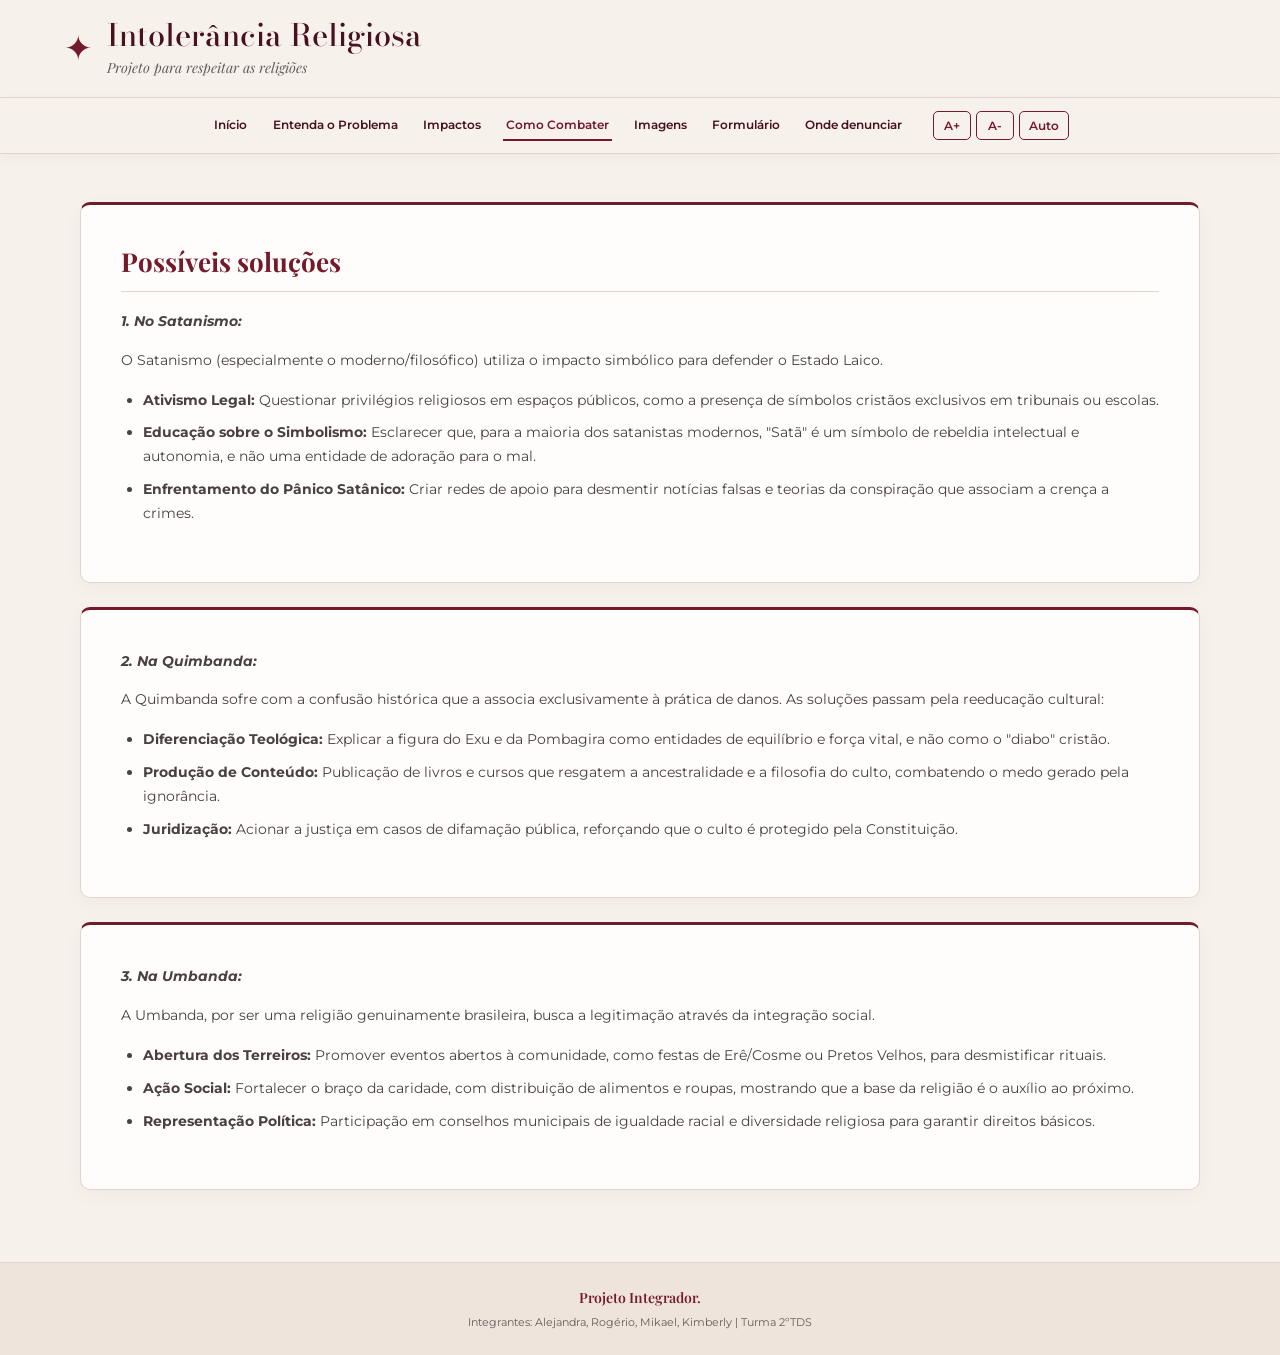
<file: combate.html>
<!DOCTYPE html>
<html lang="pt-br">

<head>
    <meta charset="UTF-8">
    <meta name="viewport" content="width=device-width, initial-scale=1.0">

    <title>Como Combater a Intolerância Religiosa</title>

    <!-- Ícone da aba do navegador -->
    <link rel="icon" type="image/svg+xml" href="favicon.svg">

    <link rel="preconnect" href="https://fonts.googleapis.com">
    <link rel="preconnect" href="https://fonts.gstatic.com" crossorigin>

    <link href="https://fonts.googleapis.com/css2?family=Bodoni+Moda:wght@400;500;700&family=Montserrat:wght@400;600;700&family=Playfair+Display:wght@400;700&family=Pinyon+Script&display=swap" rel="stylesheet">

    <link rel="stylesheet" href="style.css">
</head>

<body>

    <header id="cabecalho-principal">
        <a class="marca" href="index.html" aria-label="Página inicial">
            <span class="marca-simbolo">✦</span>
            <span>
                <strong>Intolerância Religiosa</strong>
                <small>Projeto para respeitar as religiões</small>
            </span>
        </a>
    </header>

    <nav>
        <a href="index.html">Início</a>
        <a href="problema.html">Entenda o Problema</a>
        <a href="impactos.html">Impactos</a>
        <a href="combate.html">Como Combater</a>
        <a href="imagens.html">Imagens</a>
        <a href="formulario.html">Formulário</a>
        <a href="denuncie.html">Onde denunciar</a>

        <div class="acessibilidade">
            <button type="button" id="aumentar-fonte" aria-label="Aumentar letras">A+</button>
            <button type="button" id="diminuir-fonte" aria-label="Diminuir letras">A-</button>
        </div>
    </nav>

    <main>

        <!-- Soluções -->

        <section class="cartao-conteudo">
            <h2>Possíveis soluções</h2>

            <p>
                <b><i>1. No Satanismo:</i></b>
            </p>

            <p>
                O Satanismo (especialmente o moderno/filosófico) utiliza o impacto simbólico para defender o Estado Laico.
            </p>

            <ul>
                <li>
                    <b>Ativismo Legal:</b> Questionar privilégios religiosos em espaços públicos, como a presença de símbolos cristãos exclusivos em tribunais ou escolas.
                </li>

                <li>
                    <b>Educação sobre o Simbolismo:</b> Esclarecer que, para a maioria dos satanistas modernos, "Satã" é um símbolo de rebeldia intelectual e autonomia, e não uma entidade de adoração para o mal.
                </li>

                <li>
                    <b>Enfrentamento do Pânico Satânico:</b> Criar redes de apoio para desmentir notícias falsas e teorias da conspiração que associam a crença a crimes.
                </li>
            </ul>
        </section>

        <section class="cartao-conteudo">
            <p>
                <b><i>2. Na Quimbanda:</i></b>
            </p>

            <p>
                A Quimbanda sofre com a confusão histórica que a associa exclusivamente à prática de danos. As soluções passam pela reeducação cultural:
            </p>

            <ul>
                <li>
                    <b>Diferenciação Teológica:</b> Explicar a figura do Exu e da Pombagira como entidades de equilíbrio e força vital, e não como o "diabo" cristão.
                </li>

                <li>
                    <b>Produção de Conteúdo:</b> Publicação de livros e cursos que resgatem a ancestralidade e a filosofia do culto, combatendo o medo gerado pela ignorância.
                </li>

                <li>
                    <b>Juridização:</b> Acionar a justiça em casos de difamação pública, reforçando que o culto é protegido pela Constituição.
                </li>
            </ul>
        </section>

        <section class="cartao-conteudo">
            <p>
                <b><i>3. Na Umbanda:</i></b>
            </p>

            <p>
                A Umbanda, por ser uma religião genuinamente brasileira, busca a legitimação através da integração social.
            </p>

            <ul>
                <li>
                    <b>Abertura dos Terreiros:</b> Promover eventos abertos à comunidade, como festas de Erê/Cosme ou Pretos Velhos, para desmistificar rituais.
                </li>

                <li>
                    <b>Ação Social:</b> Fortalecer o braço da caridade, com distribuição de alimentos e roupas, mostrando que a base da religião é o auxílio ao próximo.
                </li>

                <li>
                    <b>Representação Política:</b> Participação em conselhos municipais de igualdade racial e diversidade religiosa para garantir direitos básicos.
                </li>
            </ul>
        </section>

    </main>

    <footer>
        <p>Projeto Integrador.</p>
        <p>Integrantes: Alejandra, Rogério, Mikael, Kimberly | Turma 2ºTDS</p>
    </footer>

    <!-- Acessibilidade -->
    <script src="script.js"></script>

</body>
</html>
</file>
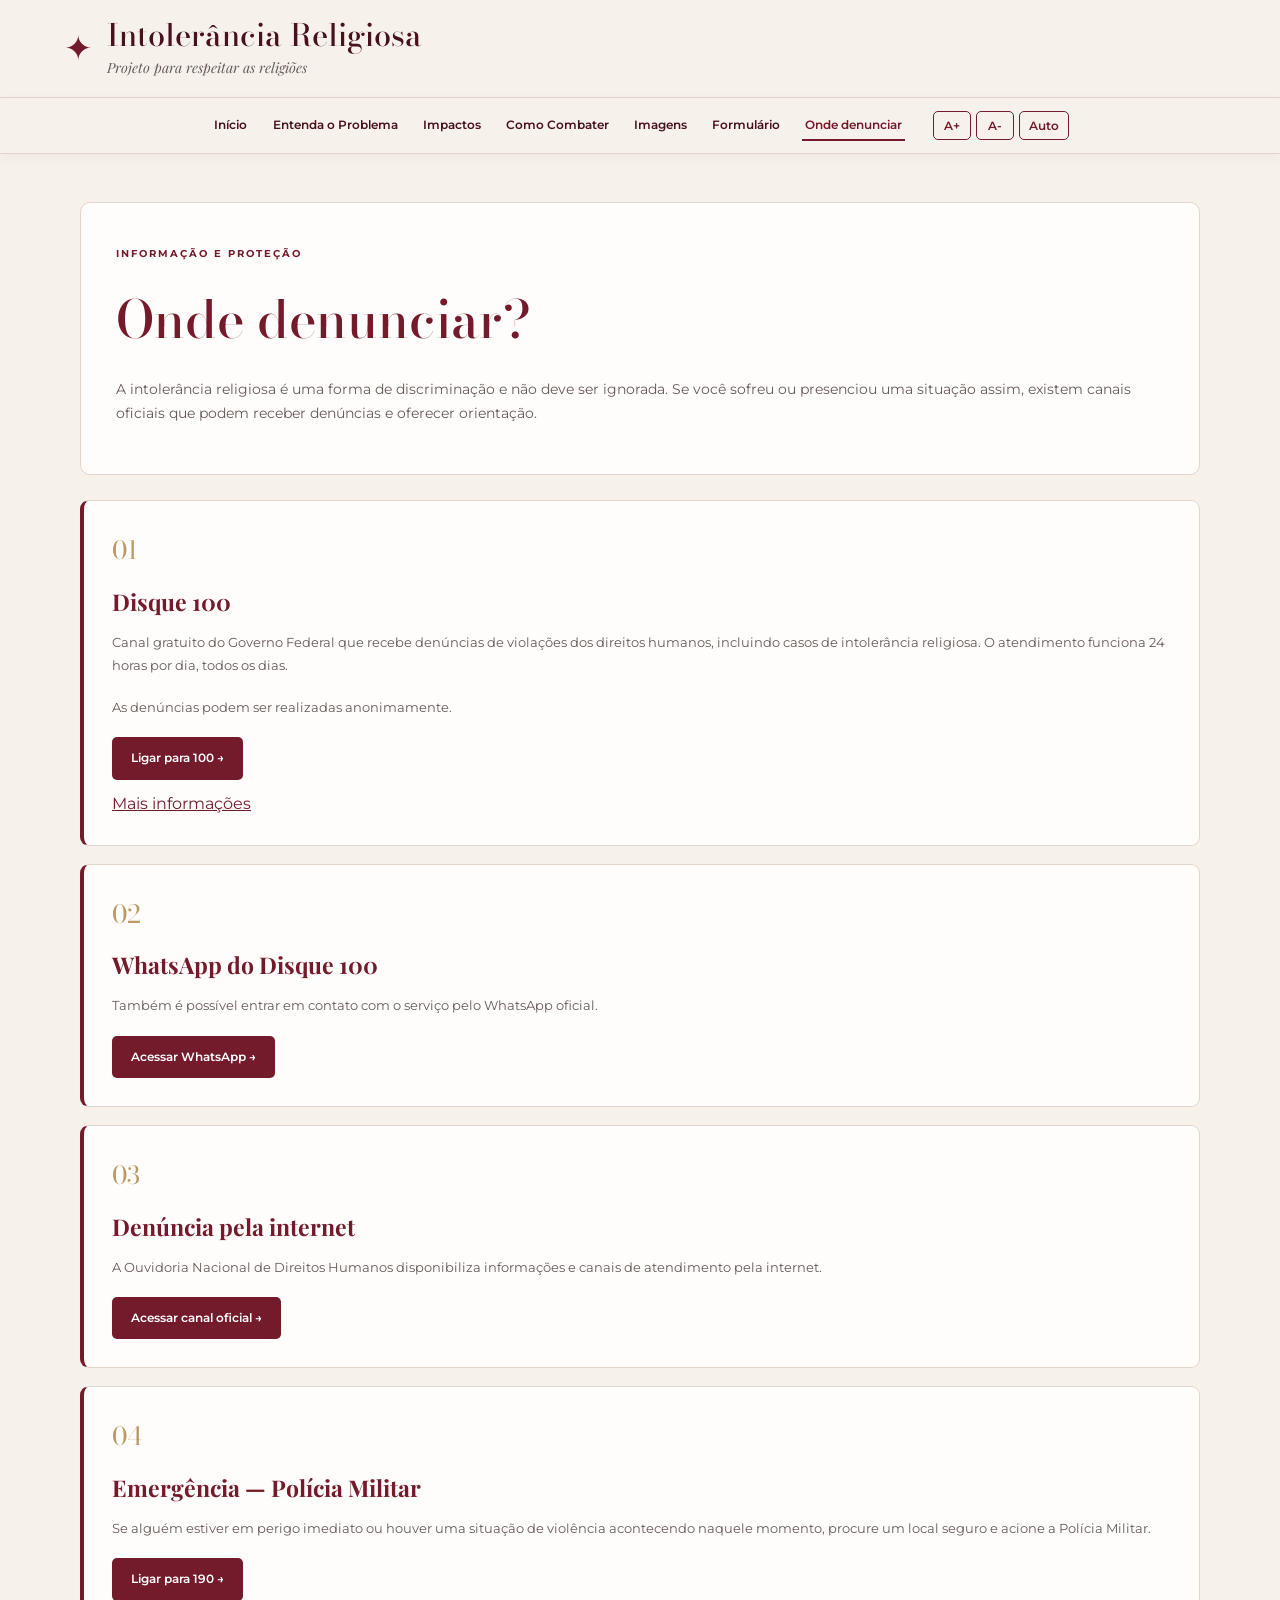
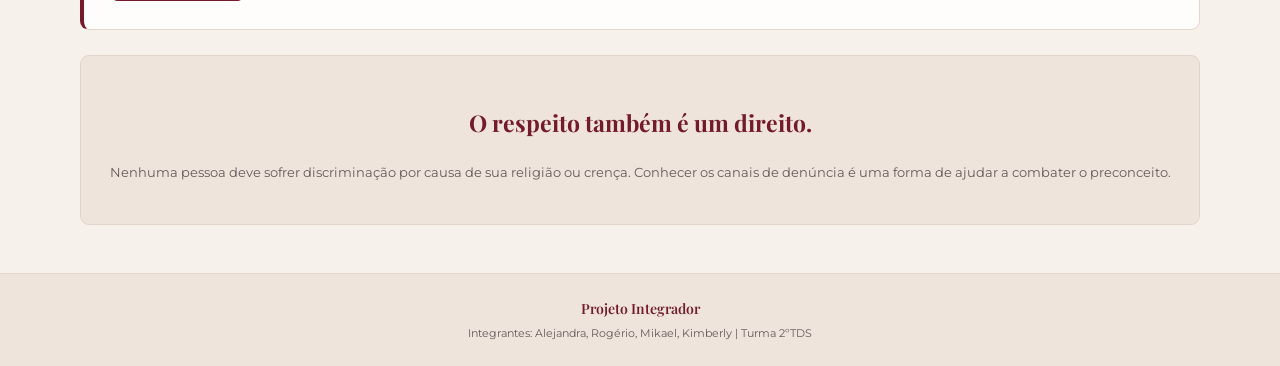
<file: denuncie.html>
<!DOCTYPE html>
<html lang="pt-br">
<head>
    <meta charset="UTF-8">
    <meta name="viewport" content="width=device-width, initial-scale=1.0">

    <title>Onde denunciar | Intolerância Religiosa</title>

    <!-- Ícone da aba do navegador -->
    <link rel="icon" type="image/svg+xml" href="favicon.svg">

    <link rel="preconnect" href="https://fonts.googleapis.com">
    <link rel="preconnect" href="https://fonts.gstatic.com" crossorigin>

    <link href="https://fonts.googleapis.com/css2?family=Bodoni+Moda:wght@400;500;700&family=Montserrat:wght@400;500;600;700&family=Playfair+Display:wght@400;600;700&display=swap" rel="stylesheet">

    <link rel="stylesheet" href="style.css">
    <script src="script.js" defer></script>

    <style>
        .denuncia-intro {
            padding: 35px;
            margin-bottom: 25px;
            border: 1px solid var(--borda);
            border-radius: 10px;
            background: var(--branco);
        }

        .denuncia-intro h1 {
            margin: 10px 0;
            color: var(--vinho);
            font-family: 'Bodoni Moda', serif;
            font-size: clamp(35px, 5vw, 52px);
            font-weight: 500;
        }

        .denuncia-intro p {
            color: var(--texto-suave);
            font-size: 14px;
        }

        .denuncia-card {
            display: flex;
            flex-direction: column;
            align-items: flex-start;
            gap: 10px;
            margin-bottom: 18px;
            padding: 28px;
            border: 1px solid var(--borda);
            border-left: 4px solid var(--vinho);
            border-radius: 9px;
            background: var(--branco);
        }

        .denuncia-card .numero {
            color: var(--dourado);
            font-family: 'Bodoni Moda', serif;
            font-size: 25px;
        }

        .denuncia-card h2 {
            margin: 0;
            color: var(--vinho);
            font-family: 'Playfair Display', serif;
            font-size: 23px;
        }

        .denuncia-card p {
            margin: 0 0 8px;
            color: var(--texto-suave);
            font-size: 13px;
            line-height: 1.8;
        }

        .botao-denuncia {
            display: inline-block;
            padding: 11px 19px;
            border-radius: 5px;
            background: var(--vinho);
            color: white !important;
            font-size: 12px;
            font-weight: 600;
            text-decoration: none;
            transition: .2s;
        }

        .botao-denuncia:hover {
            background: var(--vinho-escuro);
            transform: translateY(-2px);
        }

        .aviso-final {
            padding: 28px;
            margin-top: 25px;
            border: 1px solid var(--borda);
            border-radius: 9px;
            background: var(--creme-escuro);
            text-align: center;
        }

        .aviso-final h2 {
            color: var(--vinho);
            font-family: 'Playfair Display', serif;
            font-size: 23px;
        }

        .aviso-final p {
            color: var(--texto-suave);
            font-size: 13px;
        }

        @media(max-width: 600px) {
            .denuncia-intro,
            .denuncia-card {
                padding: 22px 18px;
            }
        }
    </style>
</head>

<body>

<header id="cabecalho-principal">
    <a class="marca" href="index.html">
        <span class="marca-simbolo">✦</span>
        <span>
            <strong>Intolerância Religiosa</strong>
            <small>Projeto para respeitar as religiões</small>
        </span>
    </a>
</header>

<nav aria-label="Navegação principal">
    <a href="index.html">Início</a>
    <a href="problema.html">Entenda o Problema</a>
    <a href="impactos.html">Impactos</a>
    <a href="combate.html">Como Combater</a>
    <a href="imagens.html">Imagens</a>
    <a href="formulario.html">Formulário</a>
    <a href="denuncie.html">Onde denunciar</a>

    <div class="acessibilidade">
        <button type="button" id="aumentar-fonte">A+</button>
        <button type="button" id="diminuir-fonte">A-</button>
    </div>
</nav>

<main>

    <section class="denuncia-intro">
        <span class="sobretitulo">INFORMAÇÃO E PROTEÇÃO</span>

        <h1>Onde denunciar?</h1>

        <p>
            A intolerância religiosa é uma forma de discriminação
            e não deve ser ignorada. Se você sofreu ou presenciou
            uma situação assim, existem canais oficiais que podem
            receber denúncias e oferecer orientação.
        </p>
    </section>

    <section class="denuncia-card">
        <span class="numero">01</span>

        <h2>Disque 100</h2>

        <p>
            Canal gratuito do Governo Federal que recebe denúncias
            de violações dos direitos humanos, incluindo casos de
            intolerância religiosa. O atendimento funciona 24 horas
            por dia, todos os dias.
        </p>

        <p>As denúncias podem ser realizadas anonimamente.</p>

        <a class="botao-denuncia" href="tel:100">
            Ligar para 100 →
        </a>

        <a href="https://www.gov.br/pt-br/servicos/denunciar-violacao-de-direitos-humanos"
           target="_blank" rel="noopener noreferrer">
            Mais informações
        </a>
    </section>

    <section class="denuncia-card">
        <span class="numero">02</span>

        <h2>WhatsApp do Disque 100</h2>

        <p>
            Também é possível entrar em contato com o serviço
            pelo WhatsApp oficial.
        </p>

        <a class="botao-denuncia"
           href="https://wa.me/5561996110100"
           target="_blank" rel="noopener noreferrer">
            Acessar WhatsApp →
        </a>
    </section>

    <section class="denuncia-card">
        <span class="numero">03</span>

        <h2>Denúncia pela internet</h2>

        <p>
            A Ouvidoria Nacional de Direitos Humanos disponibiliza
            informações e canais de atendimento pela internet.
        </p>

        <a class="botao-denuncia"
           href="https://www.gov.br/mdh/pt-br/ondh"
           target="_blank" rel="noopener noreferrer">
            Acessar canal oficial →
        </a>
    </section>

    <section class="denuncia-card">
        <span class="numero">04</span>

        <h2>Emergência — Polícia Militar</h2>

        <p>
            Se alguém estiver em perigo imediato ou houver uma
            situação de violência acontecendo naquele momento,
            procure um local seguro e acione a Polícia Militar.
        </p>

        <a class="botao-denuncia" href="tel:190">
            Ligar para 190 →
        </a>
    </section>

    <section class="aviso-final">
        <h2>O respeito também é um direito.</h2>

        <p>
            Nenhuma pessoa deve sofrer discriminação por causa
            de sua religião ou crença. Conhecer os canais de
            denúncia é uma forma de ajudar a combater o preconceito.
        </p>
    </section>

</main>

<footer>
    <p>Projeto Integrador</p>
    <p>Integrantes: Alejandra, Rogério, Mikael, Kimberly | Turma 2ºTDS</p>
</footer>

</body>
</html>
</file>
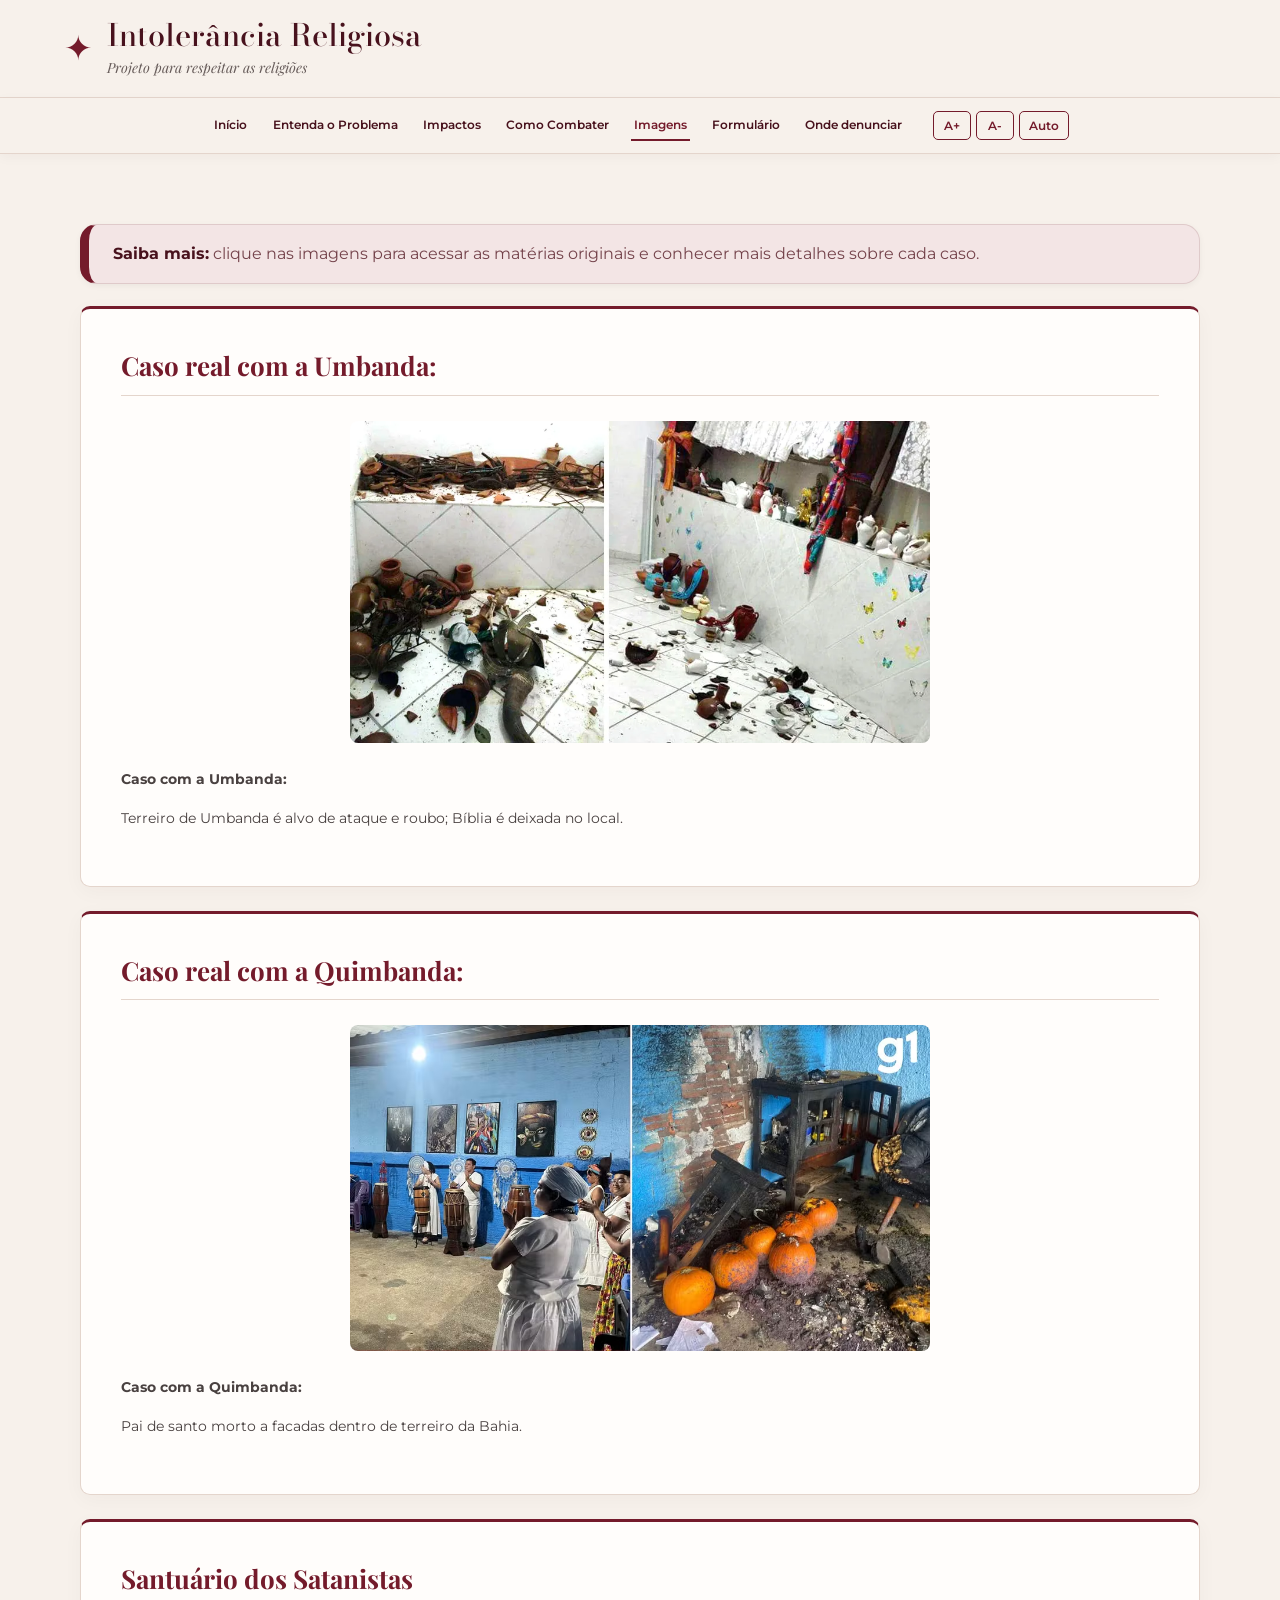
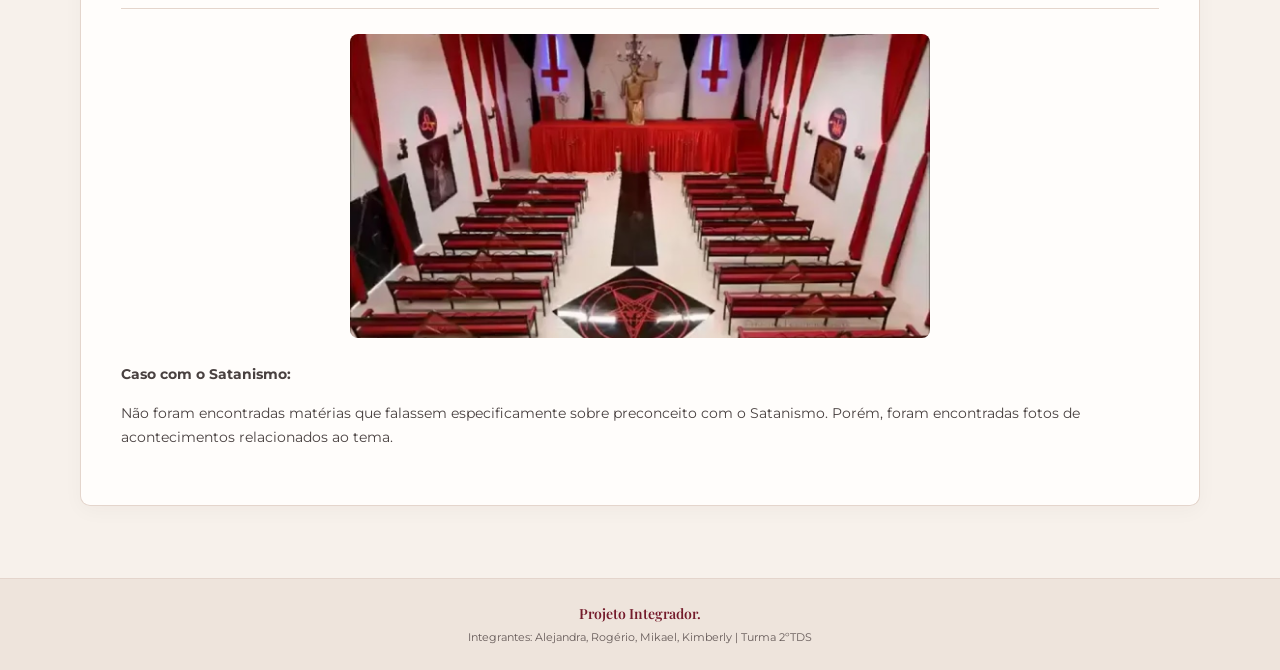
<file: imagens.html>
<!DOCTYPE html>
<html lang="pt-br">

<head>
    <meta charset="UTF-8">
    <meta name="viewport" content="width=device-width, initial-scale=1.0">

    <title>Intolerância Religiosa</title>

    <!-- Ícone da aba do navegador -->
    <link rel="icon" type="image/svg+xml" href="favicon.svg">

    <link rel="preconnect" href="https://fonts.googleapis.com">
    <link rel="preconnect" href="https://fonts.gstatic.com" crossorigin>

    <link href="https://fonts.googleapis.com/css2?family=Bodoni+Moda:wght@400;500;700&family=Montserrat:wght@400;600;700&family=Playfair+Display:wght@400;700&family=Pinyon+Script&display=swap" rel="stylesheet">

    <link rel="stylesheet" href="style.css">
</head>

<body>

    <header id="cabecalho-principal">
        <a class="marca" href="index.html" aria-label="Página inicial">
            <span class="marca-simbolo">✦</span>
            <span>
                <strong>Intolerância Religiosa</strong>
                <small>Projeto para respeitar as religiões</small>
            </span>
        </a>
    </header>

    <nav>
        <a href="index.html">Início</a>
        <a href="problema.html">Entenda o Problema</a>
        <a href="impactos.html">Impactos</a>
        <a href="combate.html">Como Combater</a>
        <a href="imagens.html">Imagens</a>
        <a href="formulario.html">Formulário</a>
        <a href="denuncie.html">Onde denunciar</a>

        <div class="acessibilidade">
            <button type="button" id="aumentar-fonte" aria-label="Aumentar letras">A+</button>
            <button type="button" id="diminuir-fonte" aria-label="Diminuir letras">A-</button>
        </div>
    </nav>

    <main>

        <section class="aviso-imagens">
            <p>
                <strong>Saiba mais:</strong> clique nas imagens para acessar
                as matérias originais e conhecer mais detalhes sobre cada caso.
            </p>
        </section>

        <!-- Caso da Umbanda -->

        <section class="cartao-conteudo">

            <h2>Caso real com a Umbanda:</h2>

            <a href="https://www.cnnbrasil.com.br/nacional/sudeste/rj/rj-terreiro-de-umbanda-e-alvo-de-ataque-e-roubo-biblia-e-deixada-no-local/" target="_blank" rel="noopener noreferrer">

                <img src="casodaUmbanda.webp"
                     alt="Caso de intolerância religiosa contra um terreiro de Umbanda."
                     class="imagem-destaque">

            </a>

            <p><b>Caso com a Umbanda:</b></p>

            <p>
                Terreiro de Umbanda é alvo de ataque e roubo; Bíblia é deixada no local.
            </p>

        </section>


        <!-- Caso da Quimbanda -->

        <section class="cartao-conteudo">

            <h2>Caso real com a Quimbanda:</h2>

            <a href="https://g1.globo.com/ba/bahia/noticia/2026/04/14/homem-morre-na-bahia.ghtml" target="_blank" rel="noopener noreferrer">

                <img src="casodaQuimbanda.avif"
                     alt="Caso de violência relacionado a um terreiro de Quimbanda."
                     class="imagem-destaque">

            </a>

            <p><b>Caso com a Quimbanda:</b></p>

            <p>
                Pai de santo morto a facadas dentro de terreiro da Bahia.
            </p>

        </section>


        <!-- Caso do Satanismo -->

        <section class="cartao-conteudo">

            <h2>Santuário dos Satanistas</h2>

            <img src="casodoSantuario.jpg"
                 alt="Imagem de um santuário relacionado ao Satanismo."
                 class="imagem-destaque">

            <p><b>Caso com o Satanismo:</b></p>

            <p>
                Não foram encontradas matérias que falassem especificamente
                sobre preconceito com o Satanismo. Porém, foram encontradas
                fotos de acontecimentos relacionados ao tema.
            </p>

        </section>

    </main>

    <footer>
        <p>Projeto Integrador.</p>
        <p>Integrantes: Alejandra, Rogério, Mikael, Kimberly | Turma 2ºTDS</p>
    </footer>

    <script src="script.js"></script>

</body>
</html>
</file>
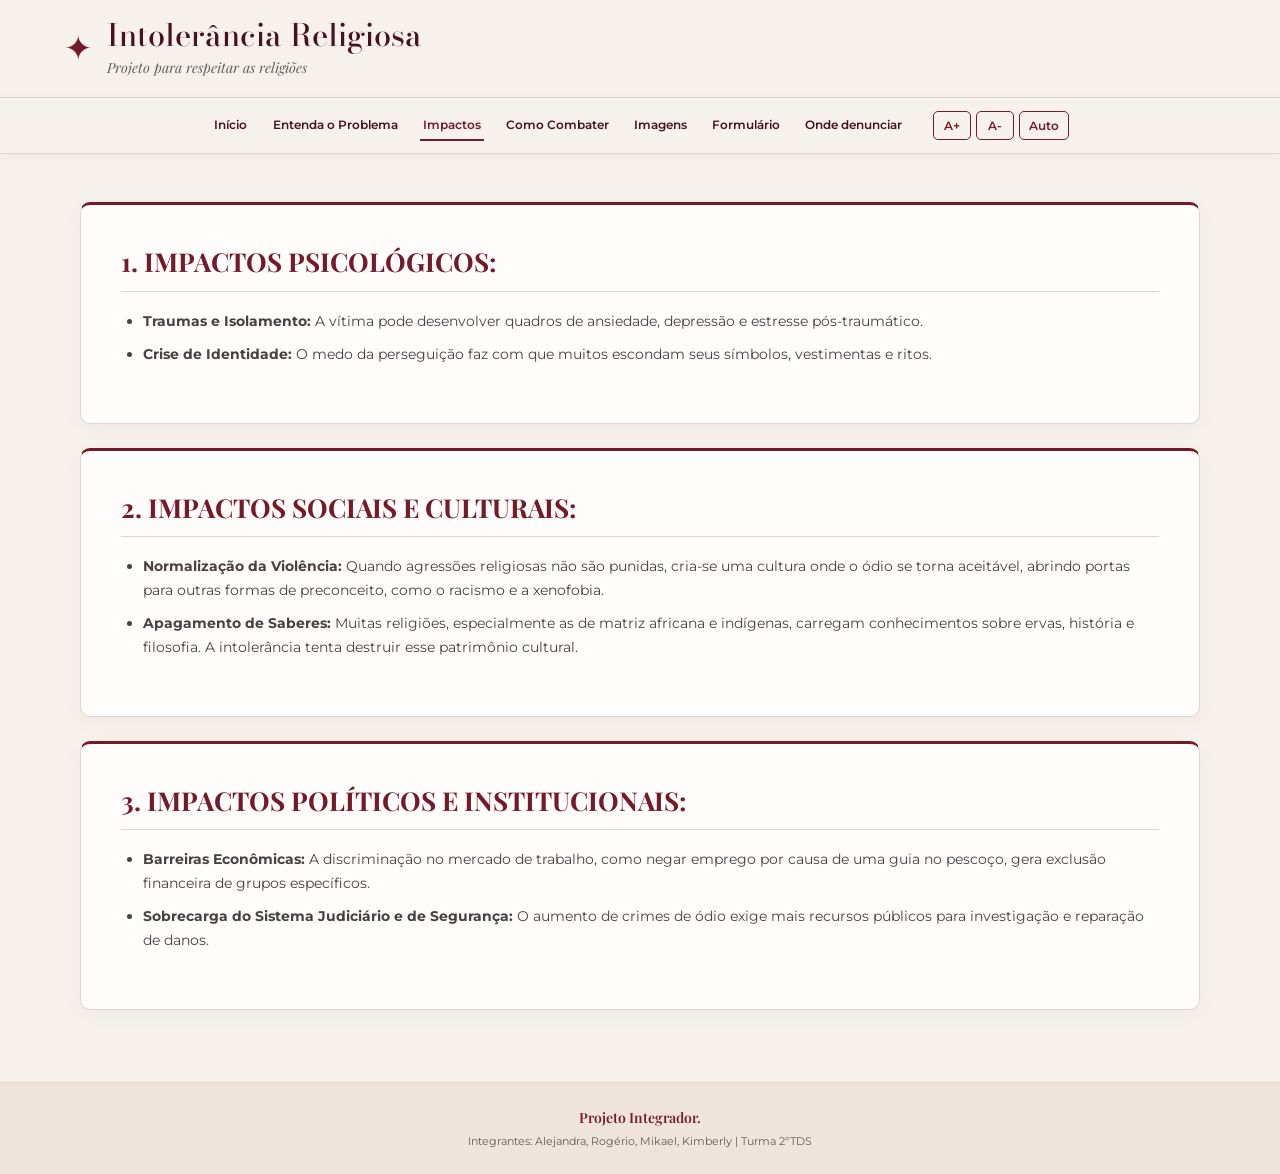
<file: impactos.html>
<!DOCTYPE html>
<html lang="pt-br">

<head>
    <meta charset="UTF-8">
    <meta name="viewport" content="width=device-width, initial-scale=1.0">

    <title>Impactos - Intolerância Religiosa</title>

    <link rel="icon" type="image/svg+xml" href="favicon.svg">

    <link rel="preconnect" href="https://fonts.googleapis.com">
    <link rel="preconnect" href="https://fonts.gstatic.com" crossorigin>

    <link href="https://fonts.googleapis.com/css2?family=Bodoni+Moda:wght@400;500;700&family=Montserrat:wght@400;600;700&family=Playfair+Display:wght@400;700&family=Pinyon+Script&display=swap" rel="stylesheet">

    <link rel="stylesheet" href="style.css">
</head>

<body>

    <header id="cabecalho-principal">
        <a class="marca" href="index.html" aria-label="Página inicial">
            <span class="marca-simbolo">✦</span>
            <span>
                <strong>Intolerância Religiosa</strong>
                <small>Projeto para respeitar as religiões</small>
            </span>
        </a>
    </header>

    <nav>
        <a href="index.html">Início</a>
        <a href="problema.html">Entenda o Problema</a>
        <a href="impactos.html">Impactos</a>
        <a href="combate.html">Como Combater</a>
        <a href="imagens.html">Imagens</a>
        <a href="formulario.html">Formulário</a>
        <a href="denuncie.html">Onde denunciar</a>

        <div class="acessibilidade">
            <button type="button" id="aumentar-fonte" aria-label="Aumentar letras">A+</button>
            <button type="button" id="diminuir-fonte" aria-label="Diminuir letras">A-</button>
        </div>
    </nav>

    <main>

        <!-- Impactos Psicológicos -->

        <section class="cartao-conteudo">

            <h2>1. IMPACTOS PSICOLÓGICOS:</h2>

            <ul>
                <li>
                    <strong>Traumas e Isolamento:</strong>
                    A vítima pode desenvolver quadros de ansiedade, depressão e estresse pós-traumático.
                </li>

                <li>
                    <strong>Crise de Identidade:</strong>
                    O medo da perseguição faz com que muitos escondam seus símbolos, vestimentas e ritos.
                </li>
            </ul>

        </section>


        <!-- Impactos Sociais e Culturais -->

        <section class="cartao-conteudo">

            <h2>2. IMPACTOS SOCIAIS E CULTURAIS:</h2>

            <ul>
                <li>
                    <strong>Normalização da Violência:</strong>
                    Quando agressões religiosas não são punidas, cria-se uma cultura onde o ódio se torna aceitável, abrindo portas para outras formas de preconceito, como o racismo e a xenofobia.
                </li>

                <li>
                    <strong>Apagamento de Saberes:</strong>
                    Muitas religiões, especialmente as de matriz africana e indígenas, carregam conhecimentos sobre ervas, história e filosofia. A intolerância tenta destruir esse patrimônio cultural.
                </li>
            </ul>

        </section>


        <!-- Impactos Políticos e Institucionais -->

        <section class="cartao-conteudo">

            <h2>3. IMPACTOS POLÍTICOS E INSTITUCIONAIS:</h2>

            <ul>
                <li>
                    <strong>Barreiras Econômicas:</strong>
                    A discriminação no mercado de trabalho, como negar emprego por causa de uma guia no pescoço, gera exclusão financeira de grupos específicos.
                </li>

                <li>
                    <strong>Sobrecarga do Sistema Judiciário e de Segurança:</strong>
                    O aumento de crimes de ódio exige mais recursos públicos para investigação e reparação de danos.
                </li>
            </ul>

        </section>

    </main>

    <footer>
        <p>Projeto Integrador.</p>
        <p>Integrantes: Alejandra, Rogério, Mikael, Kimberly | Turma 2ºTDS</p>
    </footer>

    <script src="script.js"></script>

</body>
</html>
</file>
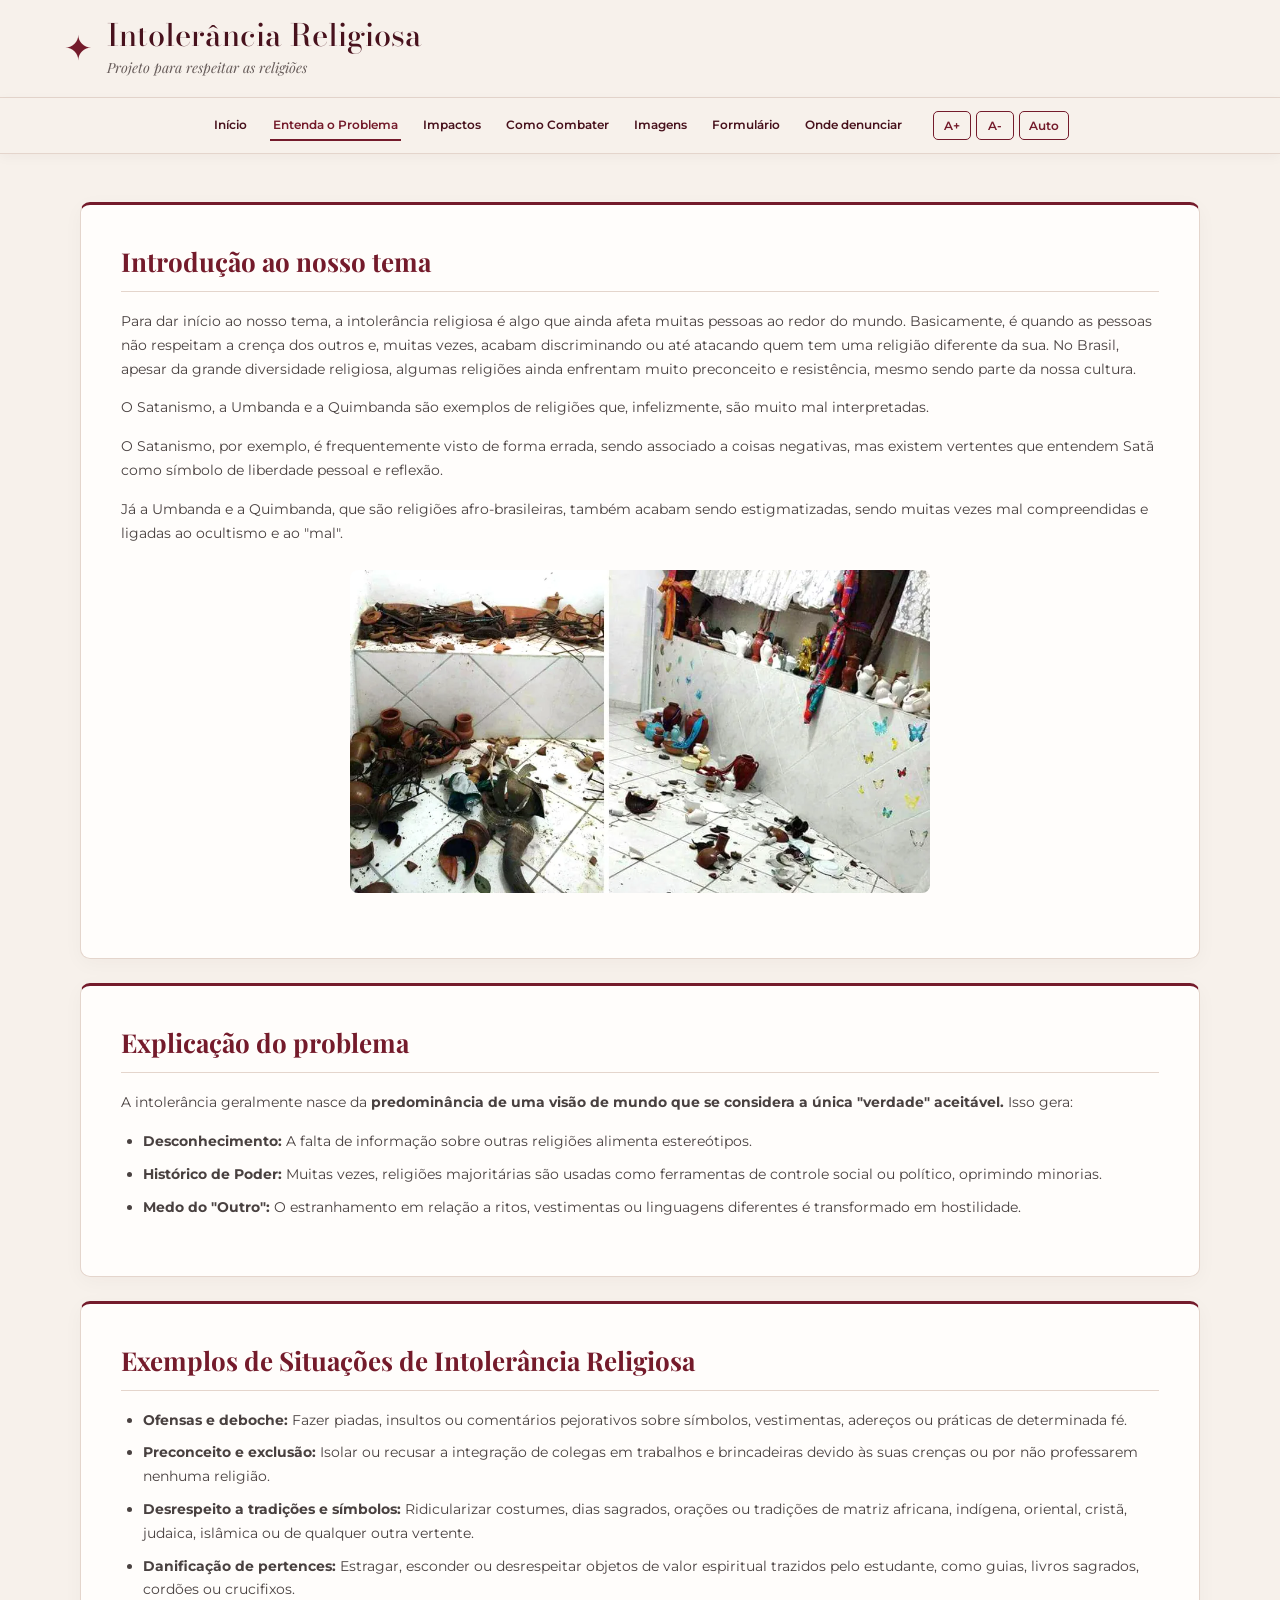
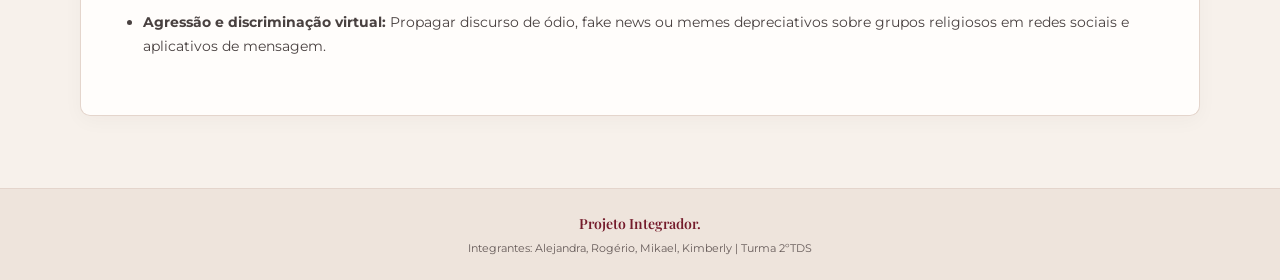
<file: problema.html>
<!DOCTYPE html>
<html lang="pt-br">

<head>
    <meta charset="UTF-8">
    <meta name="viewport" content="width=device-width, initial-scale=1.0">

    <title>Entenda o Problema - Intolerância Religiosa</title>

    <link rel="icon" type="image/svg+xml" href="favicon.svg">

    <link rel="preconnect" href="https://fonts.googleapis.com">
    <link rel="preconnect" href="https://fonts.gstatic.com" crossorigin>

    <link href="https://fonts.googleapis.com/css2?family=Bodoni+Moda:wght@400;500;700&family=Montserrat:wght@400;600;700&family=Playfair+Display:wght@400;700&family=Pinyon+Script&display=swap" rel="stylesheet">

    <!-- CSS -->
    <link rel="stylesheet" href="style.css">
</head>

<body>

    <!-- Cabecalho -->
    <header id="cabecalho-principal">
        <a class="marca" href="index.html" aria-label="Página inicial">
            <span class="marca-simbolo">✦</span>
            <span>
                <strong>Intolerância Religiosa</strong>
                <small>Projeto para respeitar as religiões</small>
            </span>
        </a>
    </header>

    <!-- Menu -->
    <nav>
        <a href="index.html">Início</a>
        <a href="problema.html">Entenda o Problema</a>
        <a href="impactos.html">Impactos</a>
        <a href="combate.html">Como Combater</a>
        <a href="imagens.html">Imagens</a>
        <a href="formulario.html">Formulário</a>
        <a href="denuncie.html">Onde denunciar</a>

        <!-- Acessibilidade -->
        <div class="acessibilidade">
            <button type="button" id="aumentar-fonte" aria-label="Aumentar letras">A+</button>
            <button type="button" id="diminuir-fonte" aria-label="Diminuir letras">A-</button>
        </div>
    </nav>

    <!-- Conteudo -->
    <main>

        <!-- Introducao -->
        <section class="cartao-conteudo">

            <h2>Introdução ao nosso tema</h2>

            <p>
                Para dar início ao nosso tema, a intolerância religiosa é
                algo que ainda afeta muitas pessoas
                ao redor do mundo. Basicamente, é quando as pessoas não respeitam
                a crença dos outros e, muitas vezes, acabam discriminando ou até
                atacando quem tem uma religião diferente da sua. No Brasil,
                apesar da grande diversidade religiosa, algumas religiões ainda
                enfrentam muito preconceito e resistência, mesmo sendo parte da
                nossa cultura.
            </p>

            <p>
                O Satanismo, a Umbanda e a Quimbanda são exemplos de religiões
                que, infelizmente, são muito mal interpretadas.
            </p>

            <p>
                O Satanismo, por exemplo, é frequentemente visto de forma errada,
                sendo associado a coisas negativas, mas existem vertentes que
                entendem Satã como símbolo de liberdade pessoal e reflexão.
            </p>

            <p>
                Já a Umbanda e a Quimbanda, que são religiões afro-brasileiras,
                também acabam sendo estigmatizadas, sendo muitas vezes mal
                compreendidas e ligadas ao ocultismo e ao "mal".
            </p>

            <img
                src="casodaUmbanda.webp"
                alt="Imagem relacionada à intolerância religiosa contra a Umbanda."
                class="imagem-destaque"
            >

        </section>

        <!-- Explicacao -->
        <section class="cartao-conteudo">

            <h2>Explicação do problema</h2>

            <p>
                A intolerância geralmente nasce da
                <b>predominância de uma visão de mundo que se considera a única
                "verdade" aceitável.</b> Isso gera:
            </p>

            <ul>
                <li>
                    <strong>Desconhecimento:</strong>
                    A falta de informação sobre outras religiões alimenta estereótipos.
                </li>

                <li>
                    <strong>Histórico de Poder:</strong>
                    Muitas vezes, religiões majoritárias são usadas como ferramentas
                    de controle social ou político, oprimindo minorias.
                </li>

                <li>
                    <strong>Medo do "Outro":</strong>
                    O estranhamento em relação a ritos, vestimentas ou linguagens
                    diferentes é transformado em hostilidade.
                </li>
            </ul>

        </section>

        <!-- Exemplos -->
        <section class="cartao-conteudo">

            <h2>Exemplos de Situações de Intolerância Religiosa</h2>

            <ul>

                <li>
                    <strong>Ofensas e deboche:</strong>
                    Fazer piadas, insultos ou comentários pejorativos sobre símbolos,
                    vestimentas, adereços ou práticas de determinada fé.
                </li>

                <li>
                    <strong>Preconceito e exclusão:</strong>
                    Isolar ou recusar a integração de colegas em trabalhos e
                    brincadeiras devido às suas crenças ou por não professarem
                    nenhuma religião.
                </li>

                <li>
                    <strong>Desrespeito a tradições e símbolos:</strong>
                    Ridicularizar costumes, dias sagrados, orações ou tradições
                    de matriz africana, indígena, oriental, cristã, judaica,
                    islâmica ou de qualquer outra vertente.
                </li>

                <li>
                    <strong>Danificação de pertences:</strong>
                    Estragar, esconder ou desrespeitar objetos de valor espiritual
                    trazidos pelo estudante, como guias, livros sagrados,
                    cordões ou crucifixos.
                </li>

                <li>
                    <strong>Agressão e discriminação virtual:</strong>
                    Propagar discurso de ódio, fake news ou memes depreciativos
                    sobre grupos religiosos em redes sociais e aplicativos
                    de mensagem.
                </li>

            </ul>

        </section>

    </main>

    <!-- Rodape -->
    <footer>
        <p>Projeto Integrador.</p>
        <p>Integrantes: Alejandra, Rogério, Mikael, Kimberly | Turma 2ºTDS</p>
    </footer>

    <!-- Acessibilidade -->
    <script src="script.js"></script>

</body>
</html>
</file>
<file: style.css>
/* Variáveis do site */

:root {
    --vinho: #741b2b;
    --vinho-escuro: #48121d;
    --vinho-claro: #92394a;
    --creme: #f7f1eb;
    --creme-escuro: #eee4dc;
    --texto: #282020;
    --texto-suave: #665b59;
    --dourado: #b99a65;
    --borda: #e4d5cc;
    --branco: #fffdfb;
    --fundo-escuro: #21191b;
    --cartao-escuro: #302326;
    --menu-escuro: #291e21;
    --texto-escuro: #f4eae5;
    --texto-suave-escuro: #c5b3ad;
    --borda-escura: #514047;
}

* {
    box-sizing: border-box;
}

html {
    scroll-behavior: smooth;
}

body {
    display: flex;
    flex-direction: column;
    min-height: 100vh;
    margin: 0;
    background: var(--creme);
    color: var(--texto);
    font-family: 'Montserrat', Arial, sans-serif;
    font-size: 16px;
    line-height: 1.7;
}

a {
    color: var(--vinho);
}

/* Cabeçalho */

#cabecalho-principal {
    padding: 17px clamp(20px, 5vw, 76px);
    background: var(--creme);
    border-bottom: 1px solid var(--borda);
}

.marca {
    display: inline-flex;
    align-items: center;
    gap: 15px;
    color: var(--vinho-escuro);
    text-decoration: none;
}

.marca-simbolo {
    color: var(--vinho);
    font-size: 34px;
    line-height: 1;
}

.marca strong {
    display: block;
    font-family: 'Bodoni Moda', Georgia, serif;
    font-size: clamp(22px, 2.4vw, 31px);
    font-weight: 500;
    line-height: 1.2;
}

.marca small {
    display: block;
    margin-top: 2px;
    color: var(--texto-suave);
    font-family: 'Playfair Display', Georgia, serif;
    font-size: 14px;
    font-style: italic;
}

/* Menu */

nav {
    position: sticky;
    top: 0;
    z-index: 100;
    display: flex;
    flex-wrap: wrap;
    align-items: center;
    justify-content: center;
    gap: 4px clamp(8px, 1.5vw, 22px);
    padding: 10px 14px;
    background: rgba(247, 241, 235, .98);
    border-bottom: 1px solid var(--borda);
    box-shadow: 0 3px 12px rgba(50, 20, 25, .04);
    backdrop-filter: blur(8px);
}

nav a {
    position: relative;
    display: inline-block;
    flex-shrink: 0;
    padding: 8px 3px;
    color: var(--vinho-escuro);
    font-size: clamp(11px, .9vw, 14px);
    font-weight: 600;
    text-decoration: none;
    border: none;
    transition: color .2s ease;
}

nav a::after {
    content: "";
    position: absolute;
    right: 0;
    bottom: 2px;
    left: 0;
    height: 2px;
    background: var(--vinho);
    transform: scaleX(0);
    transform-origin: center;
    transition: transform .3s ease;
}

nav a.aba-atual::after {
    transform: scaleX(1);
}

nav a.aba-atual {
    color: var(--vinho);
}

@media (hover: hover) and (pointer: fine) {
    nav a:hover {
        color: var(--vinho);
    }

    nav a:hover::after {
        transform: scaleX(1);
    }
}

nav a:focus-visible {
    outline: 2px solid var(--vinho);
    outline-offset: 4px;
    border-radius: 3px;
}

/* Acessibilidade */

.acessibilidade {
    display: flex;
    flex-shrink: 0;
    gap: 5px;
    margin-left: 8px;
}

.acessibilidade button,
.botao-tema {
    min-width: 38px;
    padding: 6px 9px;
    border: 1px solid var(--vinho);
    border-radius: 5px;
    background: transparent;
    color: var(--vinho);
    cursor: pointer;
    font: 600 12px 'Montserrat', sans-serif;
    transition: transform .2s ease, background-color .2s ease,
                color .2s ease, box-shadow .2s ease;
}

.acessibilidade button:hover,
.acessibilidade button:focus-visible,
.botao-tema:hover,
.botao-tema:focus-visible {
    background: var(--vinho);
    color: white;
}

@media (hover: hover) {
    .acessibilidade button:hover,
    .botao-tema:hover {
        transform: translateY(-2px);
        box-shadow: 0 4px 10px rgba(0, 0, 0, .15);
    }
}

.acessibilidade button:active,
.botao-tema:active {
    transform: scale(.90);
}

/* Animação dos botões */

.animacao-clique {
    animation: efeito-clique .5s ease;
}

@keyframes efeito-clique {
    0% {
        filter: brightness(1);
        transform: scale(1);
        box-shadow: none;
    }

    35% {
        filter: brightness(1.4);
        transform: scale(.92);
        box-shadow: 0 0 12px rgba(116, 27, 43, .35);
    }

    100% {
        filter: brightness(1);
        transform: scale(1);
        box-shadow: none;
    }
}

/* Conteúdo principal */

main {
    flex: 1;
    width: min(1120px, calc(100% - 40px));
    margin: 48px auto;
}

.inicio {
    margin-top: 35px;
}

/* Apresentação */

.apresentacao {
    display: grid;
    grid-template-columns: 1.05fr .95fr;
    align-items: center;
    gap: clamp(25px, 5vw, 70px);
    min-height: 365px;
    padding: clamp(30px, 5vw, 65px);
    overflow: hidden;
    border: 1px solid var(--borda);
    border-radius: 13px;
    background: var(--branco);
}

.sobretitulo {
    color: var(--vinho);
    font-size: 10px;
    font-weight: 700;
    letter-spacing: 2px;
}

.apresentacao h1 {
    margin: 12px 0 15px;
    color: var(--texto);
    font-family: 'Bodoni Moda', Georgia, serif;
    font-size: clamp(43px, 6vw, 72px);
    font-weight: 500;
    line-height: 1.04;
}

.apresentacao h1 span {
    color: var(--vinho);
}

.frase-destaque {
    max-width: 510px;
    margin: 0 0 14px;
    color: var(--vinho-escuro);
    font-family: 'Playfair Display', Georgia, serif;
    font-size: clamp(17px, 2vw, 21px);
    line-height: 1.45;
}

.texto-intro {
    max-width: 510px;
    margin: 0 0 23px;
    color: var(--texto-suave);
    font-size: 13px;
    line-height: 1.8;
}

.botao-principal {
    display: inline-flex;
    align-items: center;
    gap: 18px;
    padding: 11px 19px;
    border: 1px solid var(--vinho);
    border-radius: 5px;
    background: var(--vinho);
    color: white;
    font-size: 12px;
    font-weight: 600;
    text-decoration: none;
    transition: .2s ease;
}

.botao-principal:hover {
    background: var(--vinho-escuro);
    transform: translateY(-2px);
}

/* Símbolos religiosos */

.apresentacao-visual {
    display: flex;
    min-height: 260px;
    flex-direction: column;
    align-items: center;
    justify-content: center;
    padding: 30px;
    border-radius: 10px;
    background:
        radial-gradient(ellipse at center, rgba(185, 154, 101, .14), transparent 66%),
        var(--creme);
    text-align: center;
}

.simbolos-religiosos {
    display: flex;
    flex-wrap: wrap;
    justify-content: center;
    gap: clamp(12px, 2vw, 25px);
    color: var(--vinho);
    font-family: Georgia, serif;
    font-size: clamp(35px, 5vw, 57px);
}

.simbolos-religiosos .simbolo-svg {
    display: block;
    width: 36px;
    height: 36px;
    flex-shrink: 0;
}

.apresentacao-visual p {
    max-width: 260px;
    margin: 24px 0 0;
    color: var(--texto-suave);
    font-family: 'Playfair Display', Georgia, serif;
    font-size: 16px;
    font-style: italic;
}

.linha-decorativa {
    display: none !important;
}

/* Atalhos */

.atalhos {
    display: grid;
    grid-template-columns: repeat(3, 1fr);
    gap: 17px;
    margin-top: 22px;
}

.atalho {
    display: flex;
    min-height: 125px;
    align-items: center;
    gap: 15px;
    padding: 21px;
    border: 1px solid var(--borda);
    border-radius: 9px;
    background: transparent;
    color: var(--texto);
    text-decoration: none;
    transition: .2s ease;
}

.atalho:hover {
    border-color: var(--vinho-claro);
    background: var(--branco);
    transform: translateY(-3px);
}

.atalho-numero {
    align-self: flex-start;
    color: var(--dourado);
    font-family: 'Bodoni Moda', Georgia, serif;
    font-size: 25px;
    line-height: 1.2;
}

.atalho-conteudo {
    flex: 1;
}

.atalho-conteudo strong {
    display: block;
    margin-bottom: 5px;
    color: var(--vinho);
    font-family: 'Playfair Display', Georgia, serif;
    font-size: 17px;
}

.atalho-conteudo small {
    display: block;
    color: var(--texto-suave);
    font-size: 11px;
    line-height: 1.6;
}

.atalho-seta {
    align-self: flex-end;
    color: var(--vinho);
    font-size: 21px;
}

/* Mensagem final */

.mensagem-final {
    margin: 35px auto 0;
    padding: 18px 20px;
    border-top: 1px solid var(--borda);
    text-align: center;
}

.mensagem-final p {
    margin: 0;
    color: var(--vinho-escuro);
    font-family: 'Playfair Display', Georgia, serif;
    font-size: 16px;
    font-style: italic;
}

/* Cartões de conteúdo */

.cartao-conteudo {
    margin-bottom: 24px;
    padding: clamp(22px, 4vw, 40px);
    border: 1px solid var(--borda);
    border-top: 3px solid var(--vinho);
    border-radius: 10px;
    background: var(--branco);
    box-shadow: 0 5px 20px rgba(50, 20, 25, .035);
}

.cartao-conteudo h2 {
    margin: 0 0 18px;
    padding-bottom: 12px;
    border-bottom: 1px solid var(--borda);
    color: var(--vinho);
    font-family: 'Playfair Display', Georgia, serif;
    font-size: 26px;
    line-height: 1.3;
}

.cartao-conteudo p {
    margin: 0 0 15px;
    color: #494140;
    font-size: 14px;
}

.cartao-conteudo ul {
    padding-left: 22px;
}

.cartao-conteudo li {
    margin-bottom: 9px;
    color: #494140;
    font-size: 14px;
}

.cartao-conteudo a {
    color: var(--vinho);
    font-weight: 600;
    text-underline-offset: 3px;
}

/* Imagens */

.imagem-destaque {
    display: block;
    width: 100%;
    max-width: 580px;
    height: auto;
    margin: 25px auto;
    border-radius: 8px;
}

/* Formulários */

.campo-grupo {
    display: flex;
    flex-direction: column;
    margin-bottom: 1.1rem;
}

.campo-grupo label {
    margin-bottom: .4rem;
    color: var(--vinho);
    font-size: 13px;
    font-weight: 600;
}

.campo-grupo input,
.campo-grupo select,
.campo-grupo textarea {
    width: 100%;
    padding: .8rem;
    border: 1px solid var(--borda);
    border-radius: 5px;
    background: #fffdfb;
    color: var(--texto);
    font: 13px 'Montserrat', sans-serif;
}

.campo-grupo input:focus,
.campo-grupo select:focus,
.campo-grupo textarea:focus {
    outline: 2px solid rgba(116, 27, 43, .18);
    border-color: var(--vinho);
}

.botao-link {
    display: inline-block;
    padding: 10px 17px;
    border: 0;
    border-radius: 5px;
    background: var(--vinho);
    color: white !important;
    cursor: pointer;
    font: 600 12px 'Montserrat', sans-serif;
    text-decoration: none;
}

.botao-link:hover {
    background: var(--vinho-escuro);
}

.botao-link:disabled {
    opacity: .6;
    cursor: wait;
}

/* Avisos */

.aviso-publicacao {
    margin: 25px 0;
    padding: 20px;
    border: 1px solid #d9b9bd;
    border-left: 5px solid var(--vinho);
    border-radius: 8px;
    background: #f3e5e5;
}

.aviso-publicacao strong {
    display: block;
    margin-bottom: 10px;
    color: var(--vinho-escuro);
    font-size: 1.05rem;
}

.aviso-publicacao p {
    margin: 0;
    color: var(--vinho);
    line-height: 1.7;
}

.aviso-imagens {
    margin: 22px auto;
    padding: 16px 24px;
    border: 1px solid #dfcaca;
    border-left: 9px solid var(--vinho);
    border-radius: 17px;
    background: #f3e5e5;
    box-shadow: 0 2px 6px rgba(0, 0, 0, .05);
}

.aviso-imagens p {
    margin: 0;
    color: #74434b;
    font-size: 1rem;
    line-height: 1.6;
}

.aviso-imagens strong {
    color: var(--vinho-escuro);
    font-weight: 700;
}

/* Relatos */

#container-relatos,
#lista-relatos {
    display: flex;
    flex-direction: column;
    gap: 1rem;
    margin-top: 1.3rem;
}

.cartao-relato-usuario {
    padding: 1.3rem;
    border-left: 3px solid var(--vinho);
    border-radius: 6px;
    background: var(--creme);
}

.cartao-relato-usuario h3 {
    margin: 0 0 8px;
    color: var(--vinho);
    font-family: 'Playfair Display', Georgia, serif;
}

.cartao-relato-usuario p {
    margin: 5px 0;
    overflow-wrap: anywhere;
}

.topo-relato {
    display: flex;
    flex-wrap: wrap;
    justify-content: space-between;
    gap: 10px;
    margin-bottom: .7rem;
}

.topo-relato strong {
    color: var(--vinho);
    font-family: 'Playfair Display', Georgia, serif;
}

.tag-relato {
    padding: 3px 9px;
    border-radius: 20px;
    background: var(--creme-escuro);
    color: var(--vinho);
    font-size: 10px;
    font-weight: 700;
    text-transform: uppercase;
}

/* Avaliações */

.secao-avaliacoes {
    margin-top: 45px;
    padding: clamp(22px, 4vw, 42px);
    border: 1px solid var(--borda);
    border-radius: 12px;
    background: var(--branco);
    box-shadow: 0 5px 22px rgba(50, 20, 25, .045);
}

.avaliacoes-cabecalho {
    margin-bottom: 28px;
}

.avaliacoes-cabecalho .sobretitulo {
    display: block;
    margin-bottom: 9px;
}

.avaliacoes-cabecalho h2 {
    margin: 0 0 10px;
    color: var(--texto);
    font-family: 'Playfair Display', Georgia, serif;
    font-size: clamp(23px, 3vw, 30px);
    line-height: 1.3;
}

.avaliacoes-cabecalho p {
    max-width: 650px;
    margin: 0;
    color: var(--texto-suave);
    font-size: 14px;
}

/* Formulário de avaliação */

#form-avaliacao {
    display: flex;
    flex-direction: column;
    gap: 20px;
}

.campo-estrelas {
    min-width: 0;
    margin: 0;
    padding: 18px 20px 20px;
    border: 1px solid var(--borda);
    border-radius: 9px;
    background: var(--creme);
}

.campo-estrelas legend {
    padding: 0 8px;
    color: var(--vinho);
    font-family: 'Playfair Display', Georgia, serif;
    font-size: 17px;
    font-weight: 600;
}

/* Seleção de estrelas */

.selecao-estrelas {
    display: flex;
    flex-direction: row-reverse;
    justify-content: flex-end;
    align-items: center;
    gap: 9px;
    padding: 5px 0;
}

.selecao-estrelas input {
    position: absolute;
    width: 1px;
    height: 1px;
    overflow: hidden;
    clip: rect(0, 0, 0, 0);
    clip-path: inset(50%);
    white-space: nowrap;
}

.selecao-estrelas label {
    display: inline-block;
    color: #c9bdb7;
    cursor: pointer;
    font-size: 34px;
    line-height: 1;
    transform: scale(1);
    transform-origin: center;
    transition: color .2s ease, transform .2s ease, text-shadow .2s ease;
}

.selecao-estrelas label:hover,
.selecao-estrelas label:hover ~ label,
.selecao-estrelas input:checked ~ label {
    color: var(--dourado);
}

.selecao-estrelas label:hover,
.selecao-estrelas label:hover ~ label {
    transform: scale(1.12);
}

.selecao-estrelas input:checked + label {
    animation: estrela-selecionada .45s ease;
    text-shadow: 0 0 12px rgba(185, 154, 101, .35);
}

.selecao-estrelas input:focus-visible + label {
    outline: 2px solid var(--vinho);
    outline-offset: 5px;
    border-radius: 3px;
}

@keyframes estrela-selecionada {
    0% {
        transform: scale(1);
    }

    35% {
        transform: scale(1.35) rotate(-8deg);
    }

    65% {
        transform: scale(.92) rotate(5deg);
    }

    100% {
        transform: scale(1);
    }
}

/* Campo de comentário */

.campo-comentario {
    display: flex;
    flex-direction: column;
    gap: 8px;
}

.campo-comentario label {
    color: var(--texto);
    font-size: 14px;
    font-weight: 600;
}

.campo-comentario textarea {
    width: 100%;
    min-height: 125px;
    padding: 14px 16px;
    resize: vertical;
    border: 1px solid var(--borda);
    border-radius: 8px;
    outline: none;
    background: var(--creme);
    color: var(--texto);
    font: 14px/1.6 'Montserrat', sans-serif;
    transition: border-color .2s ease, box-shadow .2s ease;
}

.campo-comentario textarea::placeholder {
    color: var(--texto-suave);
    opacity: .8;
}

.campo-comentario textarea:focus {
    border-color: var(--vinho);
    box-shadow: 0 0 0 3px rgba(116, 27, 43, .10);
}

/* Botão de avaliação */

.botao-avaliacao {
    align-self: flex-start;
    padding: 12px 22px;
    border: 1px solid var(--vinho);
    border-radius: 6px;
    background: var(--vinho);
    color: white;
    cursor: pointer;
    font: 600 13px 'Montserrat', sans-serif;
    transition: background .2s ease, transform .2s ease, box-shadow .2s ease;
}

.botao-avaliacao:hover {
    background: var(--vinho-escuro);
    box-shadow: 0 5px 13px rgba(116, 27, 43, .16);
    transform: translateY(-2px);
}

.botao-avaliacao:active {
    transform: scale(.97);
}

.botao-avaliacao:focus-visible {
    outline: 2px solid var(--vinho);
    outline-offset: 4px;
}

/* Resumo das avaliações */

.resumo-avaliacoes {
    display: grid;
    grid-template-columns: 1fr auto;
    align-items: center;
    gap: 12px 20px;
    margin-top: 38px;
    padding: 22px;
    border: 1px solid var(--borda);
    border-radius: 9px;
    background: var(--creme);
}

.resumo-avaliacoes h3 {
    grid-column: 1 / -1;
    margin: 0;
    padding-bottom: 12px;
    border-bottom: 1px solid var(--borda);
    color: var(--vinho);
    font-family: 'Playfair Display', Georgia, serif;
    font-size: 19px;
}

.resumo-avaliacoes p {
    margin: 0;
    color: var(--texto-suave);
    font-size: 13px;
}

#media-avaliacoes {
    color: var(--vinho);
    font-size: 25px;
    font-weight: 700;
}

#quantidade-avaliacoes {
    text-align: right;
}

/* Cartões dos comentários */

.lista-avaliacoes {
    display: grid;
    grid-template-columns: repeat(2, minmax(0, 1fr));
    gap: 15px;
    margin-top: 22px;
}

.item-avaliacao {
    min-width: 0;
    padding: 19px;
    border: 1px solid var(--borda);
    border-radius: 10px;
    background: var(--branco);
    box-shadow: 0 3px 12px rgba(50, 20, 25, .035);
    animation: aparecer-avaliacao .4s ease both;
    transition: border-color .2s ease, transform .2s ease, box-shadow .2s ease;
}

.item-avaliacao:hover {
    border-color: var(--vinho-claro);
    box-shadow: 0 6px 17px rgba(50, 20, 25, .07);
    transform: translateY(-2px);
}

.item-avaliacao strong {
    display: block;
    margin-bottom: 10px;
    color: var(--dourado);
    font-size: 19px;
    letter-spacing: 3px;
}

.item-avaliacao p {
    margin: 0;
    color: var(--texto);
    font-size: 13px;
    line-height: 1.7;
    overflow-wrap: anywhere;
}

@keyframes aparecer-avaliacao {
    from {
        opacity: 0;
        transform: translateY(10px);
    }

    to {
        opacity: 1;
        transform: translateY(0);
    }
}

/* Notificação */

.notificacao {
    position: fixed;
    top: 20px;
    right: 20px;
    z-index: 9999;
    display: flex;
    align-items: center;
    gap: 12px;
    width: 350px;
    max-width: calc(100% - 40px);
    padding: 16px;
    border: 1px solid var(--borda);
    border-left: 4px solid #6b9874;
    border-radius: 8px;
    background: white;
    box-shadow: 0 8px 25px rgba(0, 0, 0, .12);
    opacity: 0;
    visibility: hidden;
    transform: translateY(-8px);
    transition: .25s ease;
}

.notificacao.ativa {
    opacity: 1;
    visibility: visible;
    transform: translateY(0);
}

.notificacao-icone {
    display: flex;
    width: 36px;
    height: 36px;
    min-width: 36px;
    align-items: center;
    justify-content: center;
    border-radius: 50%;
    background: #e7f1e9;
    color: #477b52;
    font-size: 20px;
    font-weight: bold;
}

.notificacao strong {
    display: block;
    margin-bottom: 3px;
    color: var(--texto);
    font-size: 13px;
}

.notificacao p {
    margin: 0;
    color: var(--texto-suave);
    font-size: 11px;
    line-height: 1.5;
}

.notificacao-fechar {
    margin-left: auto;
    border: none;
    background: transparent;
    color: var(--texto-suave);
    cursor: pointer;
    font-size: 22px;
}

/* Rodapé */

footer {
    margin-top: auto;
    padding: 20px;
    border-top: 1px solid var(--borda);
    background: var(--creme-escuro);
    color: var(--texto-suave);
    text-align: center;
}

footer p {
    margin: 3px 0;
    font-size: 11px;
}

footer p:first-child {
    color: var(--vinho);
    font-family: 'Playfair Display', Georgia, serif;
    font-size: 14px;
    font-weight: 600;
}

/* Modo escuro */

html[data-tema="escuro"] {
    color-scheme: dark;
    --creme: #21191b;
    --creme-escuro: #291e21;
    --branco: #302326;
    --texto: #f4eae5;
    --texto-suave: #c5b3ad;
    --vinho: #d58b9a;
    --vinho-escuro: #f0c4cc;
    --vinho-claro: #bc7181;
    --borda: #514047;
    --dourado: #d2b477;
}

html[data-tema="escuro"] body {
    background: var(--creme);
    color: var(--texto);
}

html[data-tema="escuro"] a



/* Correção geral de largura */
html,
body {
    width: 100%;
    max-width: 100%;
}

body {
    overflow-x: hidden;
}

main {
    width: min(1120px, calc(100% - 40px));
    max-width: 100%;
    min-width: 0;
    margin-left: auto;
    margin-right: auto;
}

.apresentacao,
.atalhos,
.cartao-conteudo,
.secao-avaliacoes {
    min-width: 0;
    max-width: 100%;
}

/* Ajustes para tablets */
@media (max-width: 850px) {
    main {
        width: calc(100% - 32px);
    }

    .apresentacao {
        grid-template-columns: minmax(0, 1fr);
    }

    .atalhos {
        grid-template-columns: repeat(2, minmax(0, 1fr));
    }

    .atalho {
        min-width: 0;
    }
}

/* Ajustes para celulares */
@media (max-width: 600px) {
    #cabecalho-principal {
        width: 100%;
        padding: 15px 18px;
    }

    nav {
        width: 100%;
        position: relative;
        display: flex;
        flex-wrap: wrap;
        justify-content: center;
        gap: 4px 10px;
        padding: 10px 8px;
    }

    nav a {
        font-size: 11px;
        white-space: normal;
    }

    .acessibilidade {
        flex-basis: 100%;
        justify-content: center;
        margin: 5px 0 0;
    }

    main {
        width: calc(100% - 28px);
        margin: 22px auto;
        padding: 0;
    }

    .inicio {
        margin-top: 15px;
    }

    .apresentacao {
        display: grid;
        grid-template-columns: minmax(0, 1fr);
        gap: 20px;
        width: 100%;
        padding: 25px 20px;
    }

    .apresentacao h1 {
        font-size: clamp(38px, 11vw, 52px);
        overflow-wrap: break-word;
    }

    .apresentacao-visual {
        width: 100%;
        min-width: 0;
        min-height: 160px;
        padding: 20px 12px;
    }

    .simbolos-religiosos {
        font-size: 35px;
    }

    .atalhos {
        width: 100%;
        grid-template-columns: minmax(0, 1fr);
        gap: 12px;
    }

    .atalho {
        width: 100%;
        min-height: 95px;
        padding: 17px;
    }

    .cartao-conteudo {
        width: 100%;
        padding: 22px 17px;
    }

    .secao-avaliacoes {
        width: 100%;
        max-width: 100%;
        padding: 20px 15px;
    }

    .resumo-avaliacoes {
        grid-template-columns: minmax(0, 1fr);
        gap: 18px;
    }

    .distribuicao-avaliacoes {
        width: 100%;
        min-width: 0;
    }

    .linha-nota {
        grid-template-columns: 35px minmax(0, 1fr) 25px;
    }

    #lista-avaliacoes {
        grid-template-columns: repeat(2, minmax(0, 1fr));
    }

    .item-avaliacao {
        min-width: 0;
        overflow-wrap: anywhere;
    }

    footer {
        width: 100%;
        padding: 16px 10px;
    }
}

/* Modo escuro */
html[data-tema="escuro"] body {
    background: #21191b;
    color: #f4eae5;
}

html[data-tema="escuro"] #cabecalho-principal,
html[data-tema="escuro"] nav {
    background: #291e21;
    border-color: #514047;
}

html[data-tema="escuro"] .marca,
html[data-tema="escuro"] .marca strong,
html[data-tema="escuro"] nav a {
    color: #f0c4cc;
}

html[data-tema="escuro"] .marca small {
    color: #c5b3ad;
}

html[data-tema="escuro"] .apresentacao,
html[data-tema="escuro"] .cartao-conteudo,
html[data-tema="escuro"] .secao-avaliacoes,
html[data-tema="escuro"] .resumo-avaliacoes,
html[data-tema="escuro"] .item-avaliacao {
    background: #302326;
    border-color: #514047;
    color: #f4eae5;
}

html[data-tema="escuro"] .apresentacao-visual {
    background: #291e21;
}

html[data-tema="escuro"] .apresentacao h1,
html[data-tema="escuro"] .frase-destaque,
html[data-tema="escuro"] .mensagem-final p {
    color: #f4eae5;
}

html[data-tema="escuro"] .texto-intro,
html[data-tema="escuro"] .cartao-conteudo p,
html[data-tema="escuro"] .cartao-conteudo li,
html[data-tema="escuro"] .atalho-conteudo small {
    color: #c5b3ad;
}

html[data-tema="escuro"] .atalho {
    background: #302326;
    border-color: #514047;
    color: #f4eae5;
}

html[data-tema="escuro"] .atalho:hover {
    background: #382a2f;
}

html[data-tema="escuro"] .campo-grupo input,
html[data-tema="escuro"] .campo-grupo select,
html[data-tema="escuro"] .campo-grupo textarea,
html[data-tema="escuro"] #form-avaliacao textarea {
    background: #21191b;
    color: #f4eae5;
    border-color: #514047;
}

html[data-tema="escuro"] input::placeholder,
html[data-tema="escuro"] textarea::placeholder {
    color: #c5b3ad;
}

html[data-tema="escuro"] .resumo-nota,
html[data-tema="escuro"] .barra-fundo {
    background: #21191b;
    border-color: #514047;
}

html[data-tema="escuro"] .quantidade-nota,
html[data-tema="escuro"] #quantidade-avaliacoes {
    color: #c5b3ad;
}

html[data-tema="escuro"] footer {
    background: #291e21;
    border-color: #514047;
    color: #c5b3ad;
}

html[data-tema="escuro"] .aviso-publicacao,
html[data-tema="escuro"] .aviso-imagens {
    background: #38272c;
    border-color: #78505b;
}

html[data-tema="escuro"] .notificacao {
    background: #302326;
    border-color: #514047;
    color: #f4eae5;
}

/* Transição do tema */
body,
header,
nav,
main,
footer,
.apresentacao,
.apresentacao-visual,
.atalho,
.cartao-conteudo,
.secao-avaliacoes,
.resumo-avaliacoes,
.item-avaliacao,
input,
textarea,
select {
    transition:
        background-color .3s ease,
        color .3s ease,
        border-color .3s ease;
}



/* AVISOS NO MODO ESCURO */

html[data-tema="escuro"] .aviso-publicacao,
html[data-tema="escuro"] .aviso-imagens {
    background: #302326;
    border: 1px solid #78505b;
    border-left: 5px solid #d58b9a;
    border-radius: 10px;
    box-shadow: 0 4px 14px rgba(0, 0, 0, .18);
}

html[data-tema="escuro"] .aviso-publicacao p,
html[data-tema="escuro"] .aviso-imagens p {
    color: #f4eae5;
    line-height: 1.8;
}

html[data-tema="escuro"] .aviso-publicacao strong,
html[data-tema="escuro"] .aviso-imagens strong {
    color: #f0c4cc;
}

html[data-tema="escuro"] .aviso-publicacao a,
html[data-tema="escuro"] .aviso-imagens a {
    color: #f0a9ba;
    font-weight: 700;
    text-decoration: underline;
    text-underline-offset: 3px;
}



/* Modal de agradecimento */

.modal-agradecimento {
    display: none;
    position: fixed;
    inset: 0;
    z-index: 9999;
    background: rgba(20, 13, 15, .65);
    backdrop-filter: blur(5px);
    align-items: center;
    justify-content: center;
    padding: 20px;
}

.modal-agradecimento.ativo {
    display: flex;
}

.modal-conteudo {
    width: 100%;
    max-width: 420px;
    padding: 38px 30px;
    text-align: center;
    background: var(--branco);
    color: var(--texto);
    border: 1px solid var(--borda);
    border-radius: 18px;
    box-shadow: 0 20px 60px rgba(0, 0, 0, .25);
    animation: aparecer-modal .3s ease;
}

.modal-detalhe {
    display: block;
    color: var(--vinho);
    font-size: 30px;
    margin-bottom: 12px;
}

.modal-conteudo h2 {
    color: var(--vinho);
    font-family: 'Playfair Display', serif;
    font-size: 27px;
    margin-bottom: 8px;
}

.modal-subtitulo {
    color: var(--dourado);
    font-weight: 700;
    margin-bottom: 15px;
}

.modal-conteudo p {
    line-height: 1.7;
    color: var(--texto-suave);
}

.modal-conteudo button {
    margin-top: 22px;
    padding: 13px 30px;
    border: none;
    border-radius: 8px;
    background: var(--vinho);
    color: white;
    font-weight: 700;
    cursor: pointer;
}

.modal-conteudo button:hover {
    background: var(--vinho-escuro);
}

html[data-tema="escuro"] .modal-conteudo {
    background: #302326;
    border-color: #78505b;
    color: #f4eae5;
}

html[data-tema="escuro"] .modal-conteudo h2 {
    color: #f0c4cc;
}

html[data-tema="escuro"] .modal-conteudo p {
    color: #e0cfca;
}

@keyframes aparecer-modal {
    from {
        opacity: 0;
        transform: translateY(12px) scale(.97);
    }
    to {
        opacity: 1;
        transform: translateY(0) scale(1);
    }
}

@media (max-width: 600px) {
    .modal-conteudo {
        padding: 30px 22px;
    }

    .modal-conteudo h2 {
        font-size: 24px;
    }
}
</file>
